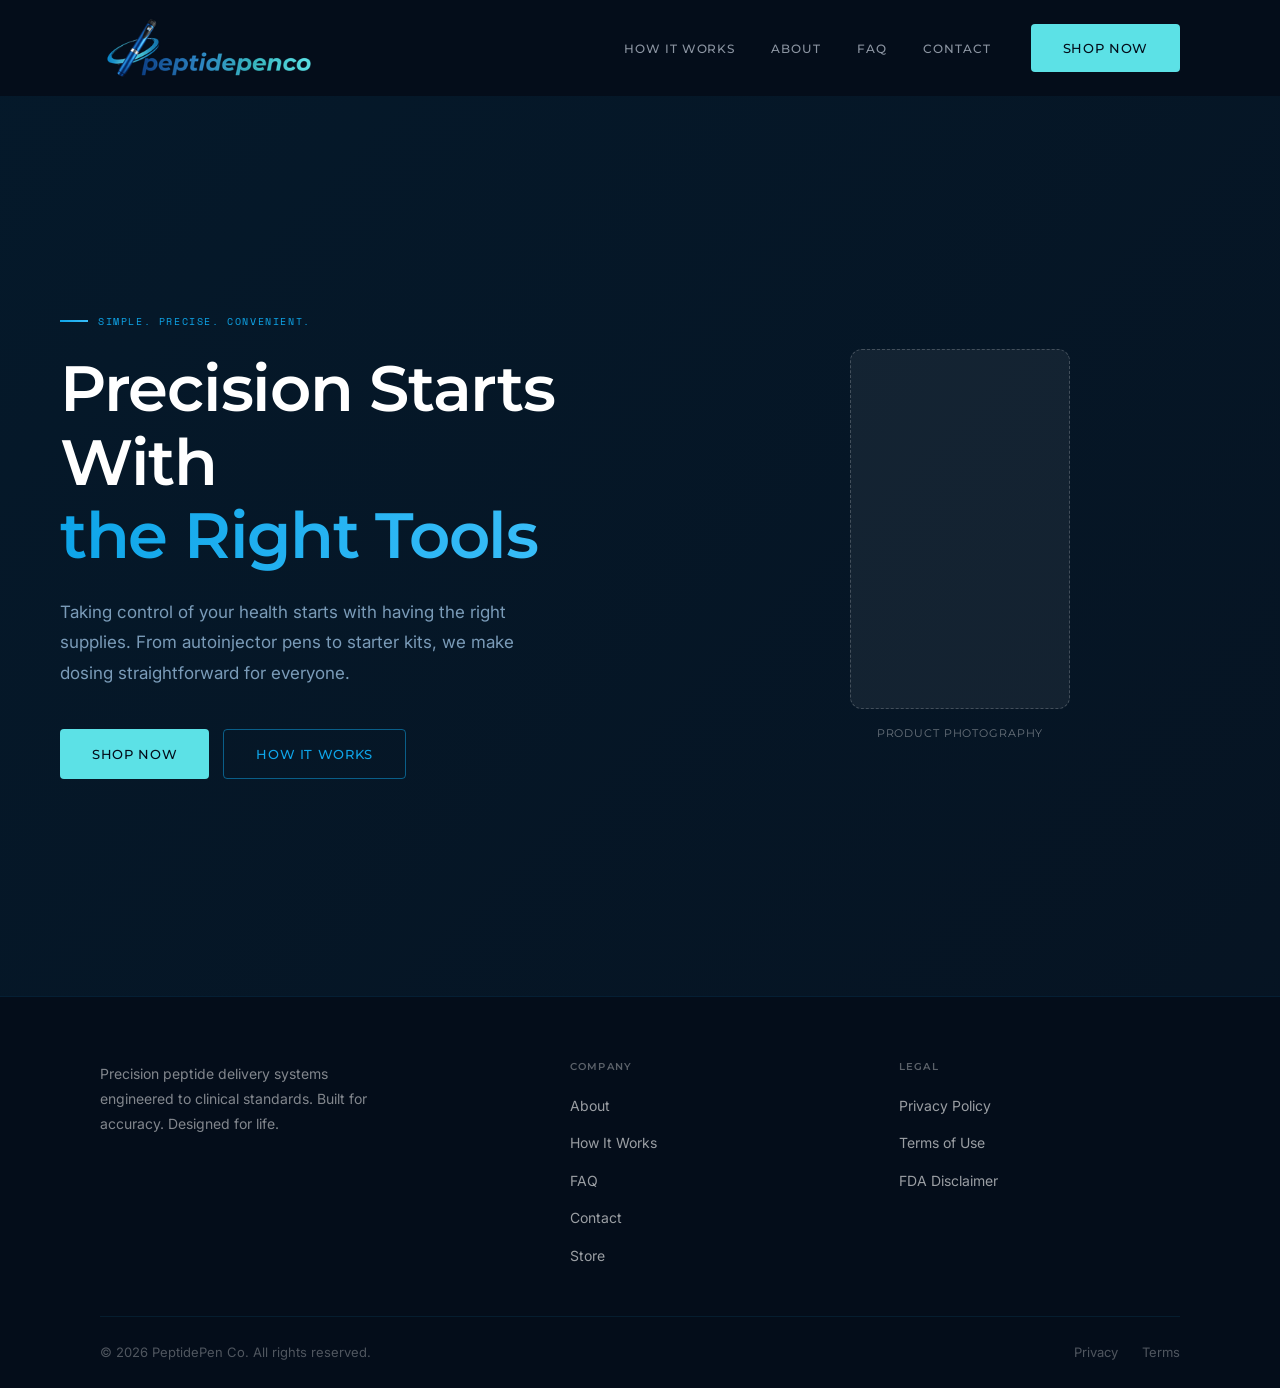
<file: index.html>
<!DOCTYPE html>
<html lang="en">
<head>
  <meta charset="UTF-8">
  <meta name="viewport" content="width=device-width, initial-scale=1.0">
  <title>PeptidePen Co. — Precision Peptide Delivery Systems</title>
  <meta name="description" content="Clinical-grade peptide delivery systems engineered for precision. Shop PeptidePen autoinjector pens and starter kits for subcutaneous peptide administration.">
  <meta name="robots" content="index, follow, max-snippet:-1, max-image-preview:large, max-video-preview:-1">
  <link rel="canonical" href="https://peptidepenco.com/">

  <!-- Open Graph -->
  <meta property="og:type" content="website">
  <meta property="og:url" content="https://peptidepenco.com/">
  <meta property="og:title" content="PeptidePen Co. — Precision Peptide Delivery Systems">
  <meta property="og:description" content="Clinical-grade peptide delivery systems engineered for precision. Shop PeptidePen autoinjector pens and starter kits for subcutaneous peptide administration.">
  <meta property="og:image" content="https://peptidepenco.com/assets/logo3.png">
  <meta property="og:site_name" content="PeptidePen Co.">

  <!-- Twitter Card -->
  <meta name="twitter:card" content="summary_large_image">
  <meta name="twitter:title" content="PeptidePen Co. — Precision Peptide Delivery Systems">
  <meta name="twitter:description" content="Clinical-grade peptide delivery systems engineered for precision. Shop PeptidePen autoinjector pens and starter kits for subcutaneous peptide administration.">
  <meta name="twitter:image" content="https://peptidepenco.com/assets/logo3.png">

  <!-- Structured Data -->
  <script type="application/ld+json">
  {
    "@context": "https://schema.org",
    "@type": "Organization",
    "name": "PeptidePen Co.",
    "url": "https://peptidepenco.com",
    "logo": "https://peptidepenco.com/assets/logo3.png",
    "description": "Clinical-grade precision peptide delivery systems engineered for subcutaneous administration.",
    "sameAs": ["https://peptidepenco-2.myshopify.com"]
  }
  </script>
  <script type="application/ld+json">
  {
    "@context": "https://schema.org",
    "@type": "WebSite",
    "name": "PeptidePen Co.",
    "url": "https://peptidepenco.com"
  }
  </script>

  <link rel="preconnect" href="https://fonts.googleapis.com">
  <link rel="preconnect" href="https://fonts.gstatic.com" crossorigin>
  <link href="https://fonts.googleapis.com/css2?family=Inter:wght@300;400;500&family=Montserrat:ital,wght@0,400;0,500;0,600;1,600&family=Space+Mono:wght@400;700&display=swap" rel="stylesheet">

  <link rel="stylesheet" href="css/styles.css?v=3">
</head>
<body>

  <!-- ── NAV ── -->
  <nav class="nav" id="nav">
    <div class="container">
      <div class="nav-inner">
        <a href="index.html" class="nav-logo"><img src="assets/logo3.png" alt="PeptidePen Co."></a>

        <ul class="nav-links">
          <li><a href="how-it-works.html">How It Works</a></li>
          <li><a href="about.html">About</a></li>
          <li><a href="faq.html">FAQ</a></li>
          <li><a href="contact.html">Contact</a></li>
        </ul>

        <a href="https://peptidepenco-2.myshopify.com" class="btn btn-primary nav-cta">Shop Now</a>

        <button class="nav-toggle" aria-label="Open navigation menu" aria-expanded="false">
          <span></span>
          <span></span>
          <span></span>
        </button>
      </div>

      <div class="nav-mobile-panel" id="navPanel">
        <ul class="nav-mobile-links">
          <li><a href="how-it-works.html">How It Works</a></li>
          <li><a href="about.html">About</a></li>
          <li><a href="faq.html">FAQ</a></li>
          <li><a href="contact.html">Contact</a></li>
        </ul>
        <a href="https://peptidepenco-2.myshopify.com" class="btn btn-primary btn-full">Shop Now</a>
      </div>
    </div>
  </nav>

  <!-- ── HERO ── -->
  <section class="hero">
    <div class="hero-content">
      <p class="hero-eyebrow">Simple. Precise. Convenient.</p>
      <h1>Precision Starts With<br><em>the Right Tools</em></h1>
      <p class="hero-desc">
        Taking control of your health starts with having the right supplies. From autoinjector
        pens to starter kits, we make dosing straightforward for everyone.
      </p>
      <div class="hero-actions">
        <a href="https://peptidepenco-2.myshopify.com" class="btn btn-primary">Shop Now</a>
        <a href="how-it-works.html" class="btn btn-outline">How It Works</a>
      </div>
    </div>

    <div class="hero-visual" id="heroVisual">
      <div class="hero-placeholder">
        <div class="ph-tall"></div>
        Product Photography
      </div>
    </div>
  </section>

  <!-- ── FOOTER ── -->
  <footer class="footer">
    <div class="container">
      <div class="footer-top">
        <div class="footer-brand">
          <p>
            Precision peptide delivery systems engineered to clinical standards.
            Built for accuracy. Designed for life.
          </p>
        </div>

        <div class="footer-col">
          <h4>Company</h4>
          <ul>
            <li><a href="about.html">About</a></li>
            <li><a href="how-it-works.html">How It Works</a></li>
            <li><a href="faq.html">FAQ</a></li>
            <li><a href="contact.html">Contact</a></li>
            <li><a href="https://peptidepenco-2.myshopify.com">Store</a></li>
          </ul>
        </div>

        <div class="footer-col">
          <h4>Legal</h4>
          <ul>
            <li><a href="#">Privacy Policy</a></li>
            <li><a href="#">Terms of Use</a></li>
            <li><a href="#">FDA Disclaimer</a></li>
          </ul>
        </div>
      </div>

      <div class="footer-bottom">
        <p>&copy; 2026 PeptidePen Co. All rights reserved.</p>
        <div class="footer-legal">
          <a href="#">Privacy</a>
          <a href="#">Terms</a>
        </div>
      </div>
    </div>
  </footer>

  <script>
    // ── Shopify Storefront API — homepage featured product ──
    const SHOPIFY_DOMAIN  = 'peptidepenco-2.myshopify.com';
    const STOREFRONT_TOKEN = 'aff81598adbf890c258761da5bab6fb1';

    async function loadFeaturedProduct() {
      const query = `{
        products(first: 1) {
          edges {
            node {
              title
              images(first: 1) {
                edges {
                  node { url altText }
                }
              }
            }
          }
        }
      }`;

      try {
        const res = await fetch(`https://${SHOPIFY_DOMAIN}/api/2024-01/graphql.json`, {
          method: 'POST',
          headers: {
            'Content-Type': 'application/json',
            'X-Shopify-Storefront-Access-Token': STOREFRONT_TOKEN
          },
          body: JSON.stringify({ query })
        });

        const { data } = await res.json();
        const product = data.products.edges[0]?.node;
        if (!product) return;

        const image = product.images.edges[0]?.node;

        // Hero visual
        if (image) {
          document.getElementById('heroVisual').innerHTML =
            `<img src="${image.url}" alt="${image.altText || product.title}" style="width:100%;height:100%;object-fit:cover;border-radius:12px;">`;
        }

      } catch (err) {
        console.error('Shopify fetch error:', err);
      }
    }

    loadFeaturedProduct();
  </script>

  <script>
    const nav    = document.getElementById('nav');
    const toggle = document.querySelector('.nav-toggle');
    const panel  = document.getElementById('navPanel');

    // Add scrolled class when page is scrolled
    window.addEventListener('scroll', () => {
      nav.classList.toggle('scrolled', window.scrollY > 10);
    });

    // Hamburger toggle
    toggle.addEventListener('click', () => {
      const isOpen = panel.classList.toggle('open');
      toggle.classList.toggle('open', isOpen);
      toggle.setAttribute('aria-expanded', isOpen);
    });

    // Close menu when a link is tapped
    panel.querySelectorAll('a').forEach(link => {
      link.addEventListener('click', () => {
        panel.classList.remove('open');
        toggle.classList.remove('open');
        toggle.setAttribute('aria-expanded', 'false');
      });
    });
  </script>

</body>
</html>
</file>
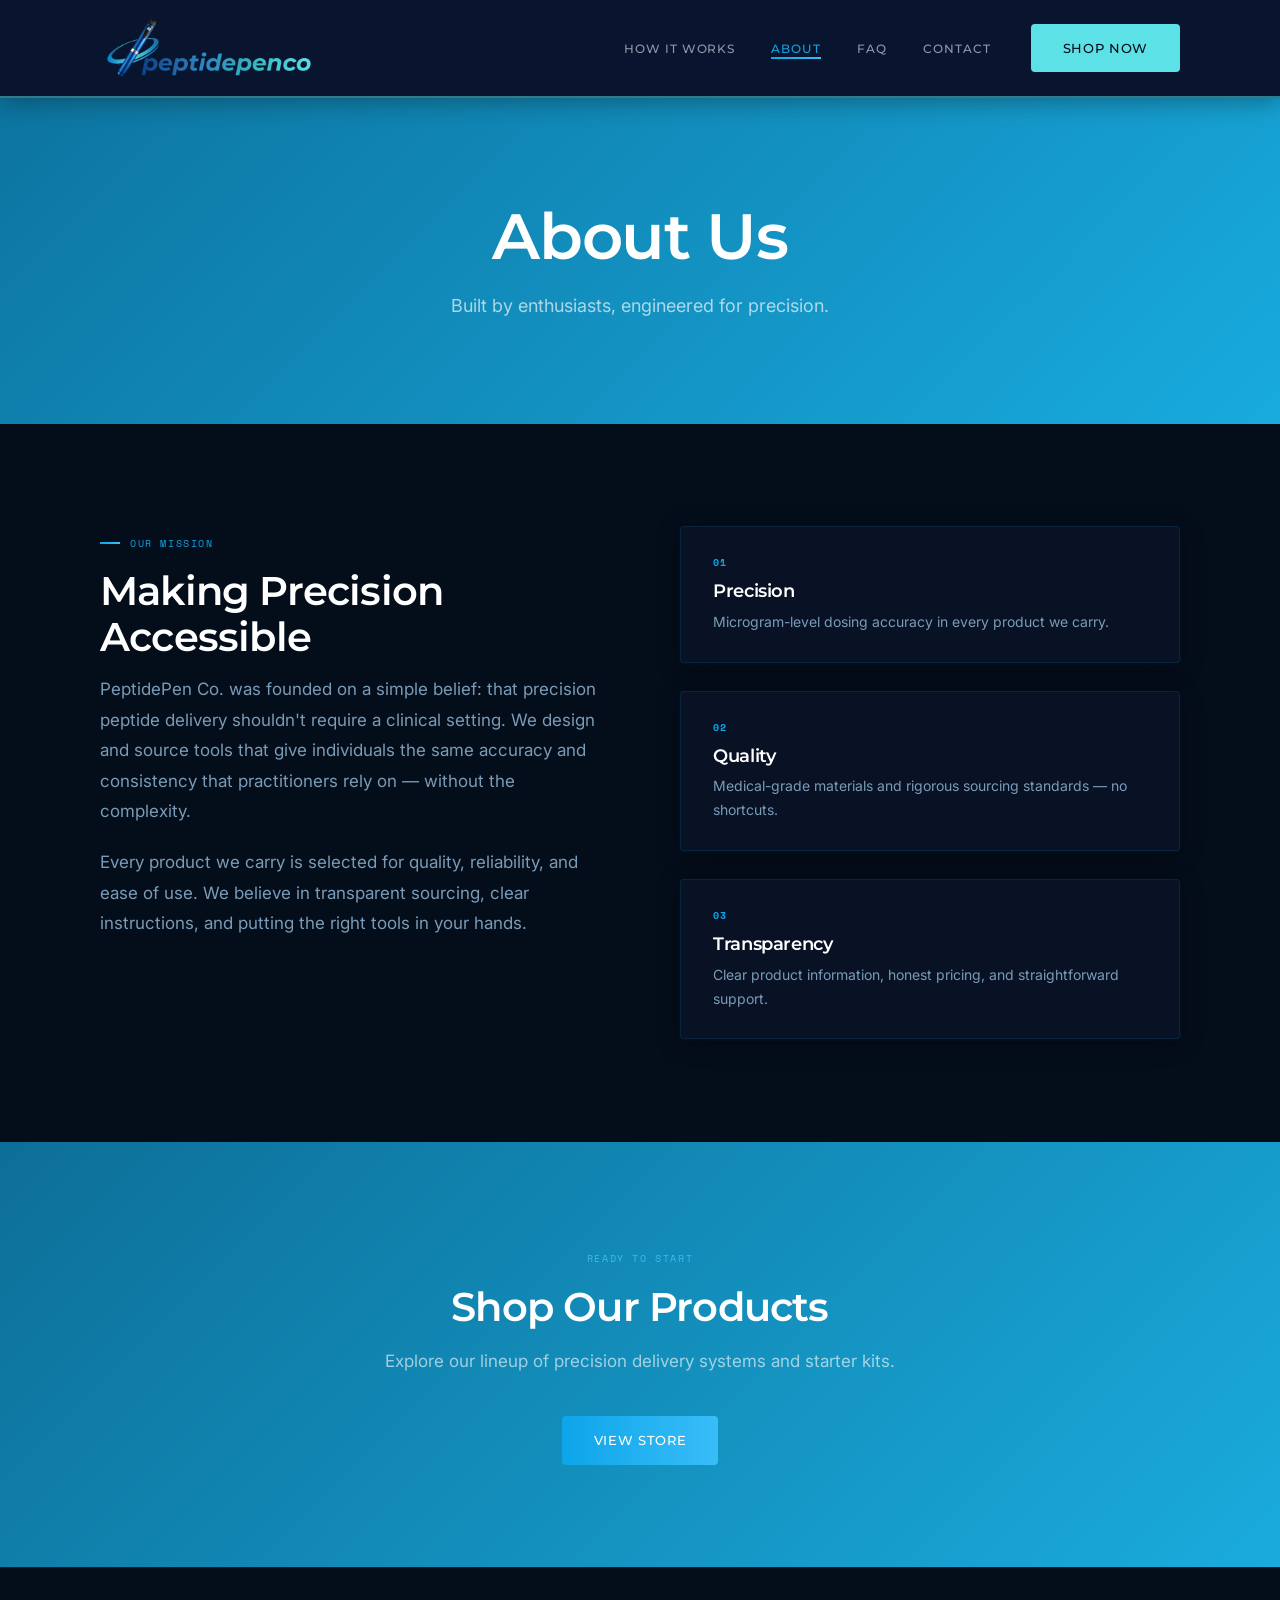
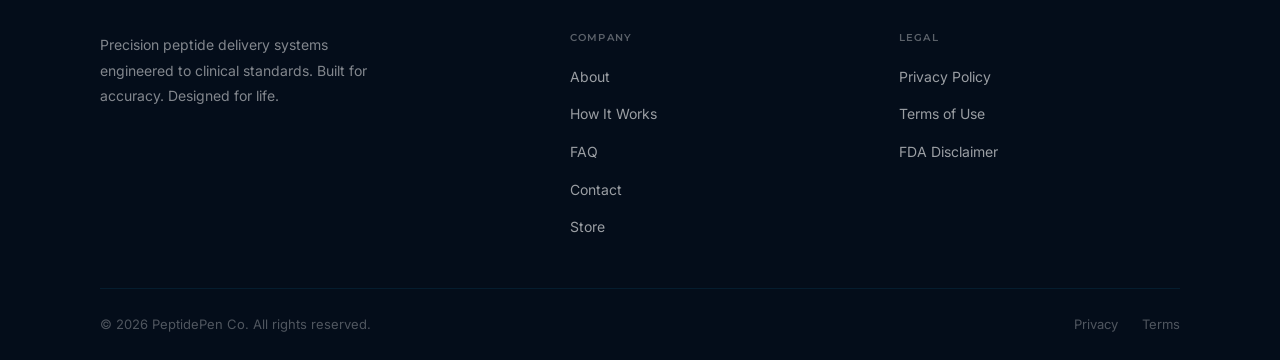
<file: about.html>
<!DOCTYPE html>
<html lang="en">
<head>
  <meta charset="UTF-8">
  <meta name="viewport" content="width=device-width, initial-scale=1.0">
  <title>About PeptidePen Co. — Precision Peptide Delivery Supplier</title>
  <meta name="description" content="Learn about PeptidePen Co., our mission to make precision peptide delivery accessible, and our commitment to quality, transparency, and clinical-grade standards.">
  <meta name="robots" content="index, follow, max-snippet:-1, max-image-preview:large, max-video-preview:-1">
  <link rel="canonical" href="https://peptidepenco.com/about.html">

  <!-- Open Graph -->
  <meta property="og:type" content="website">
  <meta property="og:url" content="https://peptidepenco.com/about.html">
  <meta property="og:title" content="About PeptidePen Co. — Precision Peptide Delivery Supplier">
  <meta property="og:description" content="Learn about PeptidePen Co., our mission to make precision peptide delivery accessible, and our commitment to quality, transparency, and clinical-grade standards.">
  <meta property="og:image" content="https://peptidepenco.com/assets/logo3.png">
  <meta property="og:site_name" content="PeptidePen Co.">

  <!-- Twitter Card -->
  <meta name="twitter:card" content="summary_large_image">
  <meta name="twitter:title" content="About PeptidePen Co. — Precision Peptide Delivery Supplier">
  <meta name="twitter:description" content="Learn about PeptidePen Co., our mission to make precision peptide delivery accessible, and our commitment to quality, transparency, and clinical-grade standards.">
  <meta name="twitter:image" content="https://peptidepenco.com/assets/logo3.png">

  <!-- Structured Data -->
  <script type="application/ld+json">
  {
    "@context": "https://schema.org",
    "@type": "Organization",
    "name": "PeptidePen Co.",
    "url": "https://peptidepenco.com",
    "logo": "https://peptidepenco.com/assets/logo3.png",
    "description": "Clinical-grade precision peptide delivery systems engineered for subcutaneous administration.",
    "sameAs": ["https://peptidepenco-2.myshopify.com"]
  }
  </script>

  <link rel="preconnect" href="https://fonts.googleapis.com">
  <link rel="preconnect" href="https://fonts.gstatic.com" crossorigin>
  <link href="https://fonts.googleapis.com/css2?family=Inter:wght@300;400;500&family=Montserrat:ital,wght@0,400;0,500;0,600;1,600&family=Space+Mono:wght@400;700&display=swap" rel="stylesheet">

  <link rel="stylesheet" href="css/styles.css?v=3">
</head>
<body>

  <!-- ── NAV ── -->
  <nav class="nav scrolled" id="nav">
    <div class="container">
      <div class="nav-inner">
        <a href="index.html" class="nav-logo"><img src="assets/logo3.png" alt="PeptidePen Co."></a>

        <ul class="nav-links">
          <li><a href="how-it-works.html">How It Works</a></li>
          <li><a href="about.html" class="active">About</a></li>
          <li><a href="faq.html">FAQ</a></li>
          <li><a href="contact.html">Contact</a></li>
        </ul>

        <a href="https://peptidepenco-2.myshopify.com" class="btn btn-primary nav-cta">Shop Now</a>

        <button class="nav-toggle" aria-label="Open navigation menu" aria-expanded="false">
          <span></span>
          <span></span>
          <span></span>
        </button>
      </div>

      <div class="nav-mobile-panel" id="navPanel">
        <ul class="nav-mobile-links">
          <li><a href="how-it-works.html">How It Works</a></li>
          <li><a href="about.html" class="active">About</a></li>
          <li><a href="faq.html">FAQ</a></li>
          <li><a href="contact.html">Contact</a></li>
        </ul>
        <a href="https://peptidepenco-2.myshopify.com" class="btn btn-primary btn-full">Shop Now</a>
      </div>
    </div>
  </nav>

  <!-- ── PAGE HERO ── -->
  <div class="page-hero">
    <div class="container">
      <h1>About Us</h1>
      <p>Built by enthusiasts, engineered for precision.</p>
    </div>
  </div>

  <!-- ── MISSION ── -->
  <section class="section">
    <div class="container">
      <div class="about-grid">
        <div class="about-text">
          <p class="section-eyebrow">Our Mission</p>
          <h2>Making Precision Accessible</h2>
          <p class="section-desc">
            PeptidePen Co. was founded on a simple belief: that precision peptide delivery
            shouldn't require a clinical setting. We design and source tools that give individuals
            the same accuracy and consistency that practitioners rely on — without the complexity.
          </p>
          <p class="section-desc" style="margin-top: 20px;">
            Every product we carry is selected for quality, reliability, and ease of use.
            We believe in transparent sourcing, clear instructions, and putting the right
            tools in your hands.
          </p>
        </div>

        <div class="about-values">
          <div class="value-card">
            <div class="value-number">01</div>
            <h3>Precision</h3>
            <p>Microgram-level dosing accuracy in every product we carry.</p>
          </div>
          <div class="value-card">
            <div class="value-number">02</div>
            <h3>Quality</h3>
            <p>Medical-grade materials and rigorous sourcing standards — no shortcuts.</p>
          </div>
          <div class="value-card">
            <div class="value-number">03</div>
            <h3>Transparency</h3>
            <p>Clear product information, honest pricing, and straightforward support.</p>
          </div>
        </div>
      </div>
    </div>
  </section>

  <!-- ── CTA ── -->
  <div class="cta-band">
    <div class="container">
      <p class="section-eyebrow centered">Ready to Start</p>
      <h2>Shop Our Products</h2>
      <p class="section-desc">
        Explore our lineup of precision delivery systems and starter kits.
      </p>
      <a href="https://peptidepenco-2.myshopify.com" class="btn btn-gradient">View Store</a>
    </div>
  </div>

  <!-- ── FOOTER ── -->
  <footer class="footer">
    <div class="container">
      <div class="footer-top">
        <div class="footer-brand">
          <p>
            Precision peptide delivery systems engineered to clinical standards.
            Built for accuracy. Designed for life.
          </p>
        </div>

        <div class="footer-col">
          <h4>Company</h4>
          <ul>
            <li><a href="about.html">About</a></li>
            <li><a href="how-it-works.html">How It Works</a></li>
            <li><a href="faq.html">FAQ</a></li>
            <li><a href="contact.html">Contact</a></li>
            <li><a href="https://peptidepenco-2.myshopify.com">Store</a></li>
          </ul>
        </div>

        <div class="footer-col">
          <h4>Legal</h4>
          <ul>
            <li><a href="#">Privacy Policy</a></li>
            <li><a href="#">Terms of Use</a></li>
            <li><a href="#">FDA Disclaimer</a></li>
          </ul>
        </div>
      </div>

      <div class="footer-bottom">
        <p>&copy; 2026 PeptidePen Co. All rights reserved.</p>
        <div class="footer-legal">
          <a href="#">Privacy</a>
          <a href="#">Terms</a>
        </div>
      </div>
    </div>
  </footer>

  <script>
    const toggle = document.querySelector('.nav-toggle');
    const panel  = document.getElementById('navPanel');

    toggle.addEventListener('click', () => {
      const isOpen = panel.classList.toggle('open');
      toggle.classList.toggle('open', isOpen);
      toggle.setAttribute('aria-expanded', isOpen);
    });

    panel.querySelectorAll('a').forEach(link => {
      link.addEventListener('click', () => {
        panel.classList.remove('open');
        toggle.classList.remove('open');
        toggle.setAttribute('aria-expanded', 'false');
      });
    });
  </script>
</body>
</html>
</file>
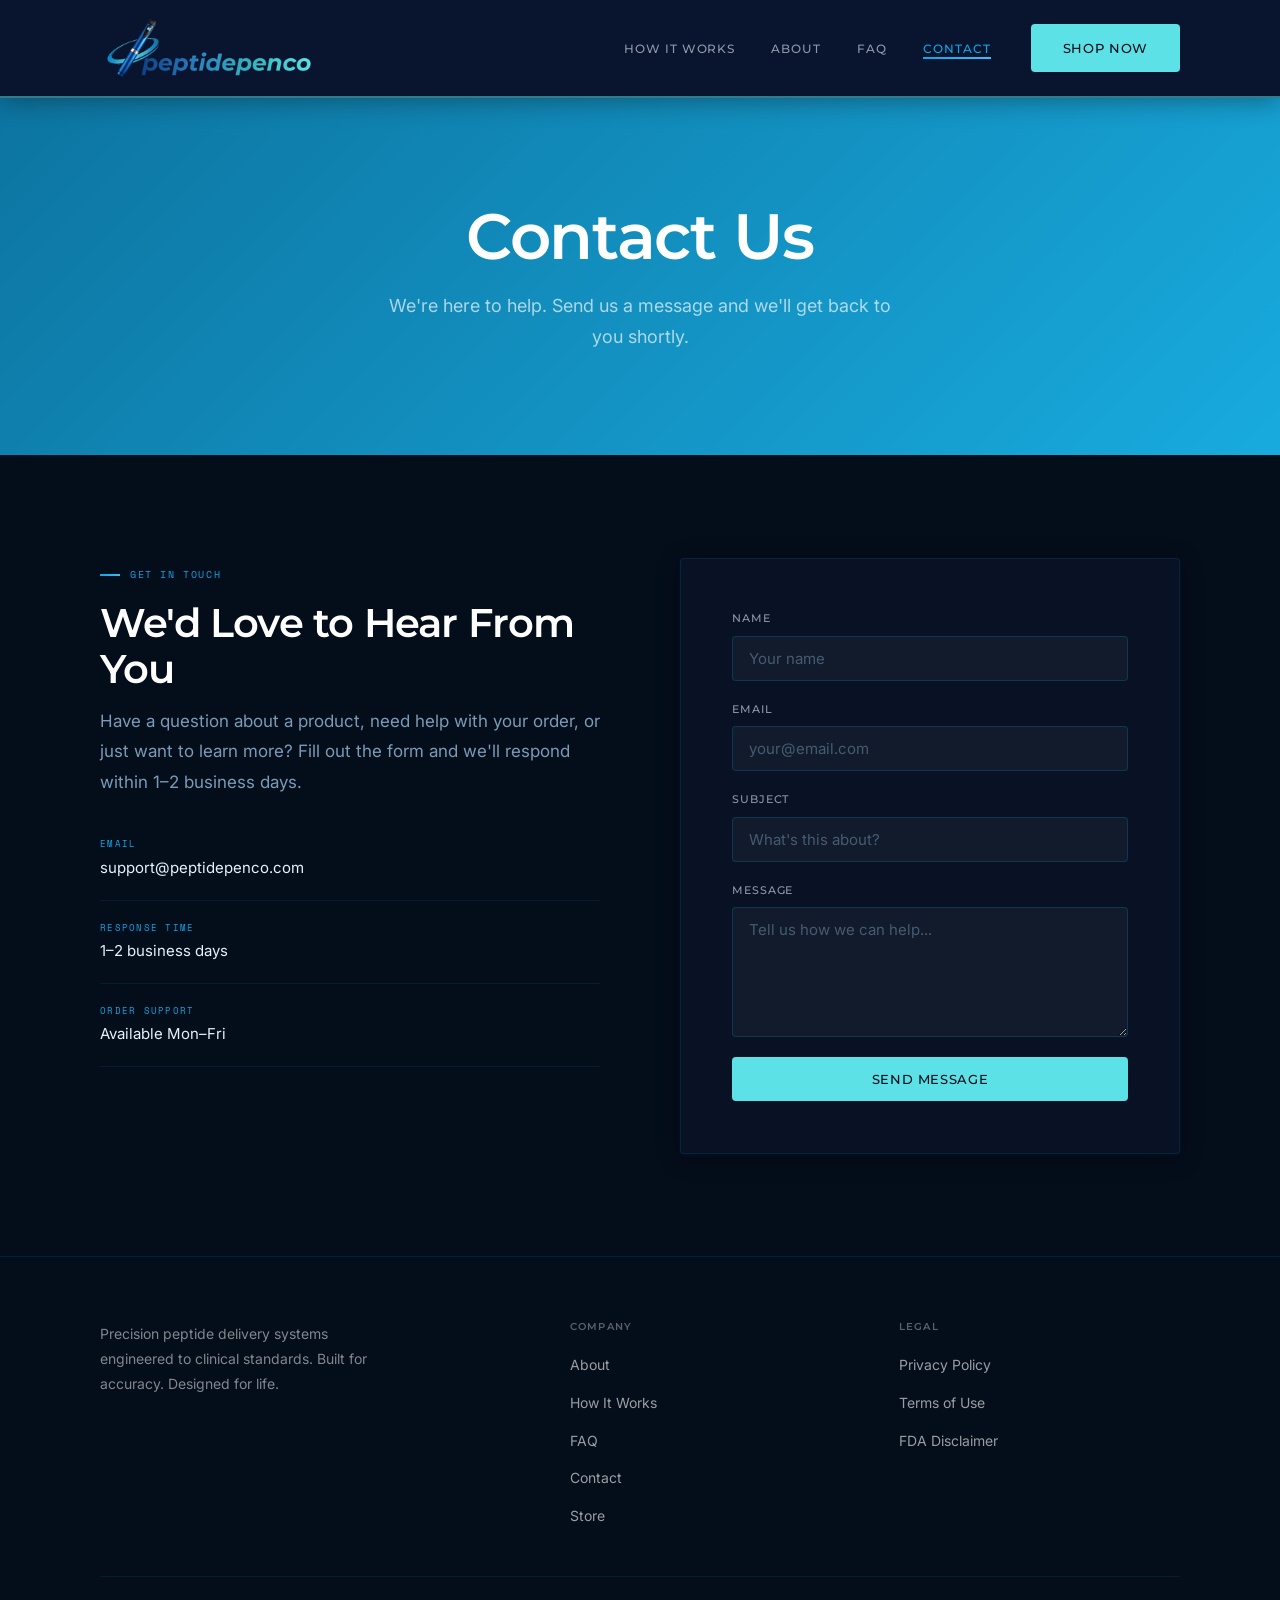
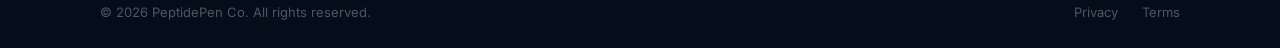
<file: contact.html>
<!DOCTYPE html>
<html lang="en">
<head>
  <meta charset="UTF-8">
  <meta name="viewport" content="width=device-width, initial-scale=1.0">
  <title>Contact PeptidePen Co. — Product Support & Order Inquiries</title>
  <meta name="description" content="Get in touch with PeptidePen Co. for product questions, order support, or general inquiries. Our team is ready to help with your peptide delivery needs.">
  <meta name="robots" content="index, follow, max-snippet:-1, max-image-preview:large, max-video-preview:-1">
  <link rel="canonical" href="https://peptidepenco.com/contact.html">

  <!-- Open Graph -->
  <meta property="og:type" content="website">
  <meta property="og:url" content="https://peptidepenco.com/contact.html">
  <meta property="og:title" content="Contact PeptidePen Co. — Product Support & Order Inquiries">
  <meta property="og:description" content="Get in touch with PeptidePen Co. for product questions, order support, or general inquiries. Our team is ready to help with your peptide delivery needs.">
  <meta property="og:image" content="https://peptidepenco.com/assets/logo3.png">
  <meta property="og:site_name" content="PeptidePen Co.">

  <!-- Twitter Card -->
  <meta name="twitter:card" content="summary_large_image">
  <meta name="twitter:title" content="Contact PeptidePen Co. — Product Support & Order Inquiries">
  <meta name="twitter:description" content="Get in touch with PeptidePen Co. for product questions, order support, or general inquiries. Our team is ready to help with your peptide delivery needs.">
  <meta name="twitter:image" content="https://peptidepenco.com/assets/logo3.png">

  <!-- Structured Data -->
  <script type="application/ld+json">
  {
    "@context": "https://schema.org",
    "@type": "Organization",
    "name": "PeptidePen Co.",
    "url": "https://peptidepenco.com",
    "logo": "https://peptidepenco.com/assets/logo3.png",
    "contactPoint": {
      "@type": "ContactPoint",
      "contactType": "customer support",
      "url": "https://peptidepenco.com/contact.html",
      "availableLanguage": "English"
    }
  }
  </script>

  <link rel="preconnect" href="https://fonts.googleapis.com">
  <link rel="preconnect" href="https://fonts.gstatic.com" crossorigin>
  <link href="https://fonts.googleapis.com/css2?family=Inter:wght@300;400;500&family=Montserrat:ital,wght@0,400;0,500;0,600;1,600&family=Space+Mono:wght@400;700&display=swap" rel="stylesheet">

  <link rel="stylesheet" href="css/styles.css?v=3">
</head>
<body>

  <!-- ── NAV ── -->
  <nav class="nav scrolled" id="nav">
    <div class="container">
      <div class="nav-inner">
        <a href="index.html" class="nav-logo"><img src="assets/logo3.png" alt="PeptidePen Co."></a>

        <ul class="nav-links">
          <li><a href="how-it-works.html">How It Works</a></li>
          <li><a href="about.html">About</a></li>
          <li><a href="faq.html">FAQ</a></li>
          <li><a href="contact.html" class="active">Contact</a></li>
        </ul>

        <a href="https://peptidepenco-2.myshopify.com" class="btn btn-primary nav-cta">Shop Now</a>

        <button class="nav-toggle" aria-label="Open navigation menu" aria-expanded="false">
          <span></span>
          <span></span>
          <span></span>
        </button>
      </div>

      <div class="nav-mobile-panel" id="navPanel">
        <ul class="nav-mobile-links">
          <li><a href="how-it-works.html">How It Works</a></li>
          <li><a href="about.html">About</a></li>
          <li><a href="faq.html">FAQ</a></li>
          <li><a href="contact.html" class="active">Contact</a></li>
        </ul>
        <a href="https://peptidepenco-2.myshopify.com" class="btn btn-primary btn-full">Shop Now</a>
      </div>
    </div>
  </nav>

  <!-- ── PAGE HERO ── -->
  <div class="page-hero">
    <div class="container">
      <h1>Contact Us</h1>
      <p>We're here to help. Send us a message and we'll get back to you shortly.</p>
    </div>
  </div>

  <!-- ── CONTACT ── -->
  <section class="section">
    <div class="container">
      <div class="contact-grid">

        <div class="contact-info">
          <p class="section-eyebrow">Get In Touch</p>
          <h2>We'd Love to Hear From You</h2>
          <p class="section-desc">
            Have a question about a product, need help with your order, or just want
            to learn more? Fill out the form and we'll respond within 1–2 business days.
          </p>

          <div class="contact-details">
            <div class="contact-detail-item">
              <span class="contact-detail-label">Email</span>
              <span class="contact-detail-value">support@peptidepenco.com</span>
            </div>
            <div class="contact-detail-item">
              <span class="contact-detail-label">Response Time</span>
              <span class="contact-detail-value">1–2 business days</span>
            </div>
            <div class="contact-detail-item">
              <span class="contact-detail-label">Order Support</span>
              <span class="contact-detail-value">Available Mon–Fri</span>
            </div>
          </div>
        </div>

        <form class="contact-form" action="#" method="POST">
          <div class="form-group">
            <label class="form-label" for="name">Name</label>
            <input class="form-input" type="text" id="name" name="name" placeholder="Your name" required>
          </div>

          <div class="form-group">
            <label class="form-label" for="email">Email</label>
            <input class="form-input" type="email" id="email" name="email" placeholder="your@email.com" required>
          </div>

          <div class="form-group">
            <label class="form-label" for="subject">Subject</label>
            <input class="form-input" type="text" id="subject" name="subject" placeholder="What's this about?">
          </div>

          <div class="form-group">
            <label class="form-label" for="message">Message</label>
            <textarea class="form-input form-textarea" id="message" name="message" placeholder="Tell us how we can help..." required></textarea>
          </div>

          <button type="submit" class="btn btn-primary" style="width: 100%;">Send Message</button>
        </form>

      </div>
    </div>
  </section>

  <!-- ── FOOTER ── -->
  <footer class="footer">
    <div class="container">
      <div class="footer-top">
        <div class="footer-brand">
          <p>
            Precision peptide delivery systems engineered to clinical standards.
            Built for accuracy. Designed for life.
          </p>
        </div>

        <div class="footer-col">
          <h4>Company</h4>
          <ul>
            <li><a href="about.html">About</a></li>
            <li><a href="how-it-works.html">How It Works</a></li>
            <li><a href="faq.html">FAQ</a></li>
            <li><a href="contact.html">Contact</a></li>
            <li><a href="https://peptidepenco-2.myshopify.com">Store</a></li>
          </ul>
        </div>

        <div class="footer-col">
          <h4>Legal</h4>
          <ul>
            <li><a href="#">Privacy Policy</a></li>
            <li><a href="#">Terms of Use</a></li>
            <li><a href="#">FDA Disclaimer</a></li>
          </ul>
        </div>
      </div>

      <div class="footer-bottom">
        <p>&copy; 2026 PeptidePen Co. All rights reserved.</p>
        <div class="footer-legal">
          <a href="#">Privacy</a>
          <a href="#">Terms</a>
        </div>
      </div>
    </div>
  </footer>

  <script>
    const toggle = document.querySelector('.nav-toggle');
    const panel  = document.getElementById('navPanel');

    toggle.addEventListener('click', () => {
      const isOpen = panel.classList.toggle('open');
      toggle.classList.toggle('open', isOpen);
      toggle.setAttribute('aria-expanded', isOpen);
    });

    panel.querySelectorAll('a').forEach(link => {
      link.addEventListener('click', () => {
        panel.classList.remove('open');
        toggle.classList.remove('open');
        toggle.setAttribute('aria-expanded', 'false');
      });
    });
  </script>
</body>
</html>
</file>
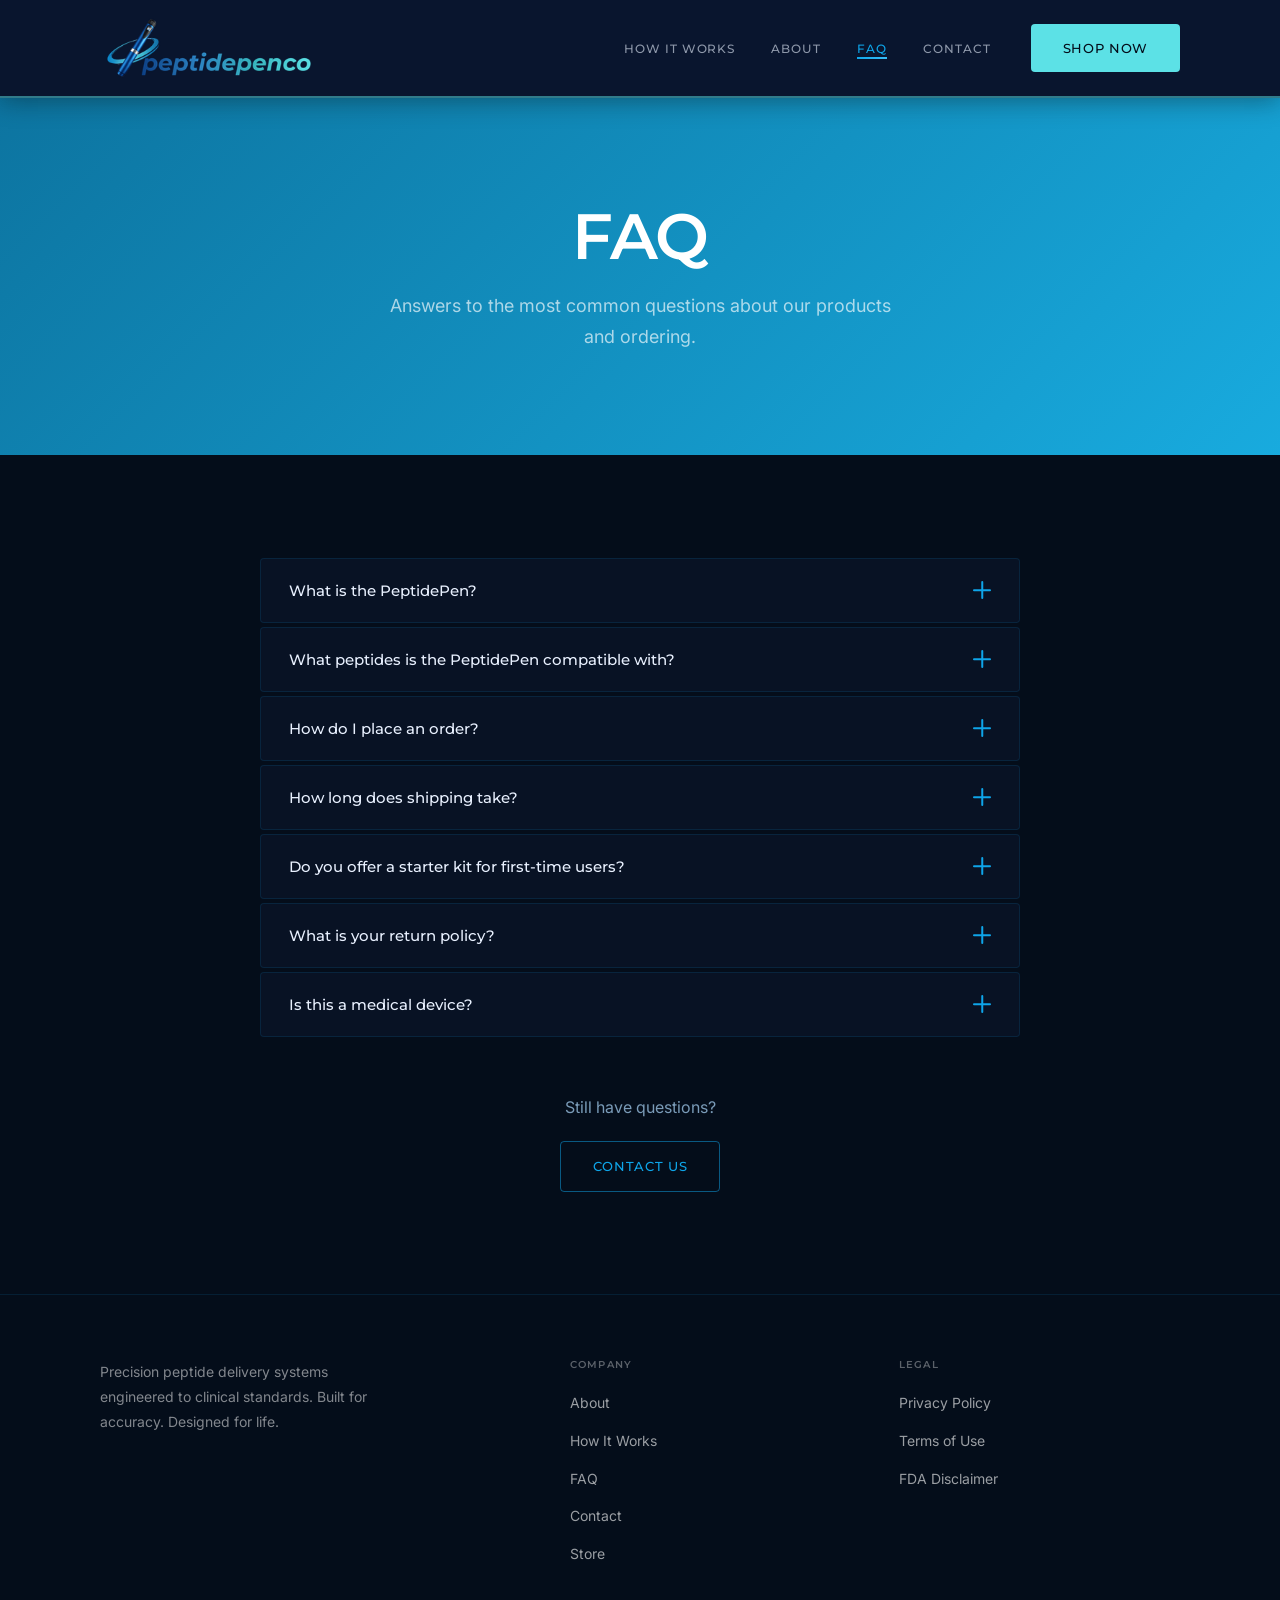
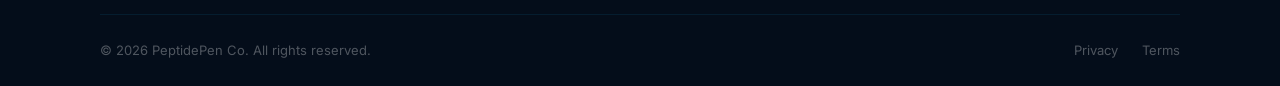
<file: faq.html>
<!DOCTYPE html>
<html lang="en">
<head>
  <meta charset="UTF-8">
  <meta name="viewport" content="width=device-width, initial-scale=1.0">
  <title>FAQ — PeptidePen Co. Peptide Delivery Questions Answered</title>
  <meta name="description" content="Frequently asked questions about PeptidePen Co. products, ordering, shipping, and subcutaneous peptide delivery. Get the answers you need before you buy.">
  <meta name="robots" content="index, follow, max-snippet:-1, max-image-preview:large, max-video-preview:-1">
  <link rel="canonical" href="https://peptidepenco.com/faq.html">

  <!-- Open Graph -->
  <meta property="og:type" content="website">
  <meta property="og:url" content="https://peptidepenco.com/faq.html">
  <meta property="og:title" content="FAQ — PeptidePen Co. Peptide Delivery Questions Answered">
  <meta property="og:description" content="Frequently asked questions about PeptidePen Co. products, ordering, shipping, and subcutaneous peptide delivery. Get the answers you need before you buy.">
  <meta property="og:image" content="https://peptidepenco.com/assets/logo3.png">
  <meta property="og:site_name" content="PeptidePen Co.">

  <!-- Twitter Card -->
  <meta name="twitter:card" content="summary_large_image">
  <meta name="twitter:title" content="FAQ — PeptidePen Co. Peptide Delivery Questions Answered">
  <meta name="twitter:description" content="Frequently asked questions about PeptidePen Co. products, ordering, shipping, and subcutaneous peptide delivery. Get the answers you need before you buy.">
  <meta name="twitter:image" content="https://peptidepenco.com/assets/logo3.png">

  <!-- Structured Data: FAQPage for rich snippets -->
  <script type="application/ld+json">
  {
    "@context": "https://schema.org",
    "@type": "FAQPage",
    "mainEntity": [
      {
        "@type": "Question",
        "name": "What is the PeptidePen?",
        "acceptedAnswer": {
          "@type": "Answer",
          "text": "The PeptidePen is a precision autoinjector designed for subcutaneous peptide administration. It features a calibrated dosing dial, ultra-fine needle tips, and medical-grade materials — giving you clinical-level accuracy at home."
        }
      },
      {
        "@type": "Question",
        "name": "What peptides is the PeptidePen compatible with?",
        "acceptedAnswer": {
          "@type": "Answer",
          "text": "The PeptidePen is compatible with most subcutaneous peptide compounds including GLP-1 agonists, BPC-157, TB-500, CJC-1295, and others. Always consult a healthcare professional before beginning any peptide protocol."
        }
      },
      {
        "@type": "Question",
        "name": "How do I place an order?",
        "acceptedAnswer": {
          "@type": "Answer",
          "text": "All orders are processed through our secure Shopify store. Click any Shop Now or Buy Now button on the site to be taken directly to checkout. We accept major credit cards and other standard payment methods."
        }
      },
      {
        "@type": "Question",
        "name": "How long does shipping take?",
        "acceptedAnswer": {
          "@type": "Answer",
          "text": "Standard shipping typically takes 3–7 business days. Expedited options are available at checkout. All orders are shipped discreetly with tracking provided via email."
        }
      },
      {
        "@type": "Question",
        "name": "Do you offer a starter kit for first-time users?",
        "acceptedAnswer": {
          "@type": "Answer",
          "text": "Yes. Our Starter Kit includes the PeptidePen Pro, replacement cartridges, needle tips, and a full setup guide. It's the best option if you're new to peptide administration."
        }
      },
      {
        "@type": "Question",
        "name": "What is your return policy?",
        "acceptedAnswer": {
          "@type": "Answer",
          "text": "We accept returns on unopened, unused products within 30 days of delivery. If you received a defective item, contact us via our contact page and we'll make it right."
        }
      },
      {
        "@type": "Question",
        "name": "Is this a medical device?",
        "acceptedAnswer": {
          "@type": "Answer",
          "text": "Our products are sold as research and general-use delivery tools. They are not FDA-cleared medical devices. PeptidePen Co. does not provide medical advice. Always consult a licensed healthcare provider before using any peptide compound."
        }
      }
    ]
  }
  </script>

  <link rel="preconnect" href="https://fonts.googleapis.com">
  <link rel="preconnect" href="https://fonts.gstatic.com" crossorigin>
  <link href="https://fonts.googleapis.com/css2?family=Inter:wght@300;400;500&family=Montserrat:ital,wght@0,400;0,500;0,600;1,600&family=Space+Mono:wght@400;700&display=swap" rel="stylesheet">

  <link rel="stylesheet" href="css/styles.css?v=3">
</head>
<body>

  <!-- ── NAV ── -->
  <nav class="nav scrolled" id="nav">
    <div class="container">
      <div class="nav-inner">
        <a href="index.html" class="nav-logo"><img src="assets/logo3.png" alt="PeptidePen Co."></a>

        <ul class="nav-links">
          <li><a href="how-it-works.html">How It Works</a></li>
          <li><a href="about.html">About</a></li>
          <li><a href="faq.html" class="active">FAQ</a></li>
          <li><a href="contact.html">Contact</a></li>
        </ul>

        <a href="https://peptidepenco-2.myshopify.com" class="btn btn-primary nav-cta">Shop Now</a>

        <button class="nav-toggle" aria-label="Open navigation menu" aria-expanded="false">
          <span></span>
          <span></span>
          <span></span>
        </button>
      </div>

      <div class="nav-mobile-panel" id="navPanel">
        <ul class="nav-mobile-links">
          <li><a href="how-it-works.html">How It Works</a></li>
          <li><a href="about.html">About</a></li>
          <li><a href="faq.html" class="active">FAQ</a></li>
          <li><a href="contact.html">Contact</a></li>
        </ul>
        <a href="https://peptidepenco-2.myshopify.com" class="btn btn-primary btn-full">Shop Now</a>
      </div>
    </div>
  </nav>

  <!-- ── PAGE HERO ── -->
  <div class="page-hero">
    <div class="container">
      <h1>FAQ</h1>
      <p>Answers to the most common questions about our products and ordering.</p>
    </div>
  </div>

  <!-- ── FAQ LIST ── -->
  <section class="section">
    <div class="container">
      <div class="faq-list">

        <div class="faq-item">
          <button class="faq-question" aria-expanded="false">
            What is the PeptidePen?
            <span class="faq-icon"></span>
          </button>
          <div class="faq-answer">
            <p>
              The PeptidePen is a precision autoinjector designed for subcutaneous peptide
              administration. It features a calibrated dosing dial, ultra-fine needle tips,
              and medical-grade materials — giving you clinical-level accuracy at home.
            </p>
          </div>
        </div>

        <div class="faq-item">
          <button class="faq-question" aria-expanded="false">
            What peptides is the PeptidePen compatible with?
            <span class="faq-icon"></span>
          </button>
          <div class="faq-answer">
            <p>
              The PeptidePen is compatible with most subcutaneous peptide compounds including
              GLP-1 agonists, BPC-157, TB-500, CJC-1295, and others. Always consult a
              healthcare professional before beginning any peptide protocol.
            </p>
          </div>
        </div>

        <div class="faq-item">
          <button class="faq-question" aria-expanded="false">
            How do I place an order?
            <span class="faq-icon"></span>
          </button>
          <div class="faq-answer">
            <p>
              All orders are processed through our secure Shopify store. Click any "Shop Now"
              or "Buy Now" button on the site to be taken directly to checkout. We accept
              major credit cards and other standard payment methods.
            </p>
          </div>
        </div>

        <div class="faq-item">
          <button class="faq-question" aria-expanded="false">
            How long does shipping take?
            <span class="faq-icon"></span>
          </button>
          <div class="faq-answer">
            <p>
              Standard shipping typically takes 3–7 business days. Expedited options are
              available at checkout. All orders are shipped discreetly with tracking provided
              via email.
            </p>
          </div>
        </div>

        <div class="faq-item">
          <button class="faq-question" aria-expanded="false">
            Do you offer a starter kit for first-time users?
            <span class="faq-icon"></span>
          </button>
          <div class="faq-answer">
            <p>
              Yes. Our Starter Kit includes the PeptidePen Pro, replacement cartridges, needle
              tips, and a full setup guide. It's the best option if you're new to peptide
              administration.
            </p>
          </div>
        </div>

        <div class="faq-item">
          <button class="faq-question" aria-expanded="false">
            What is your return policy?
            <span class="faq-icon"></span>
          </button>
          <div class="faq-answer">
            <p>
              We accept returns on unopened, unused products within 30 days of delivery.
              If you received a defective item, contact us at
              <a href="contact.html">our contact page</a> and we'll make it right.
            </p>
          </div>
        </div>

        <div class="faq-item">
          <button class="faq-question" aria-expanded="false">
            Is this a medical device?
            <span class="faq-icon"></span>
          </button>
          <div class="faq-answer">
            <p>
              Our products are sold as research and general-use delivery tools. They are not
              FDA-cleared medical devices. PeptidePen Co. does not provide medical advice.
              Always consult a licensed healthcare provider before using any peptide compound.
            </p>
          </div>
        </div>

      </div>

      <div style="text-align: center; margin-top: 56px;">
        <p style="color: var(--gray); margin-bottom: 20px;">Still have questions?</p>
        <a href="contact.html" class="btn btn-outline">Contact Us</a>
      </div>
    </div>
  </section>

  <!-- ── FOOTER ── -->
  <footer class="footer">
    <div class="container">
      <div class="footer-top">
        <div class="footer-brand">
          <p>
            Precision peptide delivery systems engineered to clinical standards.
            Built for accuracy. Designed for life.
          </p>
        </div>

        <div class="footer-col">
          <h4>Company</h4>
          <ul>
            <li><a href="about.html">About</a></li>
            <li><a href="how-it-works.html">How It Works</a></li>
            <li><a href="faq.html">FAQ</a></li>
            <li><a href="contact.html">Contact</a></li>
            <li><a href="https://peptidepenco-2.myshopify.com">Store</a></li>
          </ul>
        </div>

        <div class="footer-col">
          <h4>Legal</h4>
          <ul>
            <li><a href="#">Privacy Policy</a></li>
            <li><a href="#">Terms of Use</a></li>
            <li><a href="#">FDA Disclaimer</a></li>
          </ul>
        </div>
      </div>

      <div class="footer-bottom">
        <p>&copy; 2026 PeptidePen Co. All rights reserved.</p>
        <div class="footer-legal">
          <a href="#">Privacy</a>
          <a href="#">Terms</a>
        </div>
      </div>
    </div>
  </footer>

  <script>
    const toggle = document.querySelector('.nav-toggle');
    const panel  = document.getElementById('navPanel');

    toggle.addEventListener('click', () => {
      const isOpen = panel.classList.toggle('open');
      toggle.classList.toggle('open', isOpen);
      toggle.setAttribute('aria-expanded', isOpen);
    });

    panel.querySelectorAll('a').forEach(link => {
      link.addEventListener('click', () => {
        panel.classList.remove('open');
        toggle.classList.remove('open');
        toggle.setAttribute('aria-expanded', 'false');
      });
    });

    // FAQ accordion
    document.querySelectorAll('.faq-question').forEach(btn => {
      btn.addEventListener('click', () => {
        const item = btn.closest('.faq-item');
        const isOpen = item.classList.contains('open');
        document.querySelectorAll('.faq-item.open').forEach(el => {
          el.classList.remove('open');
          el.querySelector('.faq-question').setAttribute('aria-expanded', 'false');
        });
        if (!isOpen) {
          item.classList.add('open');
          btn.setAttribute('aria-expanded', 'true');
        }
      });
    });
  </script>
</body>
</html>
</file>
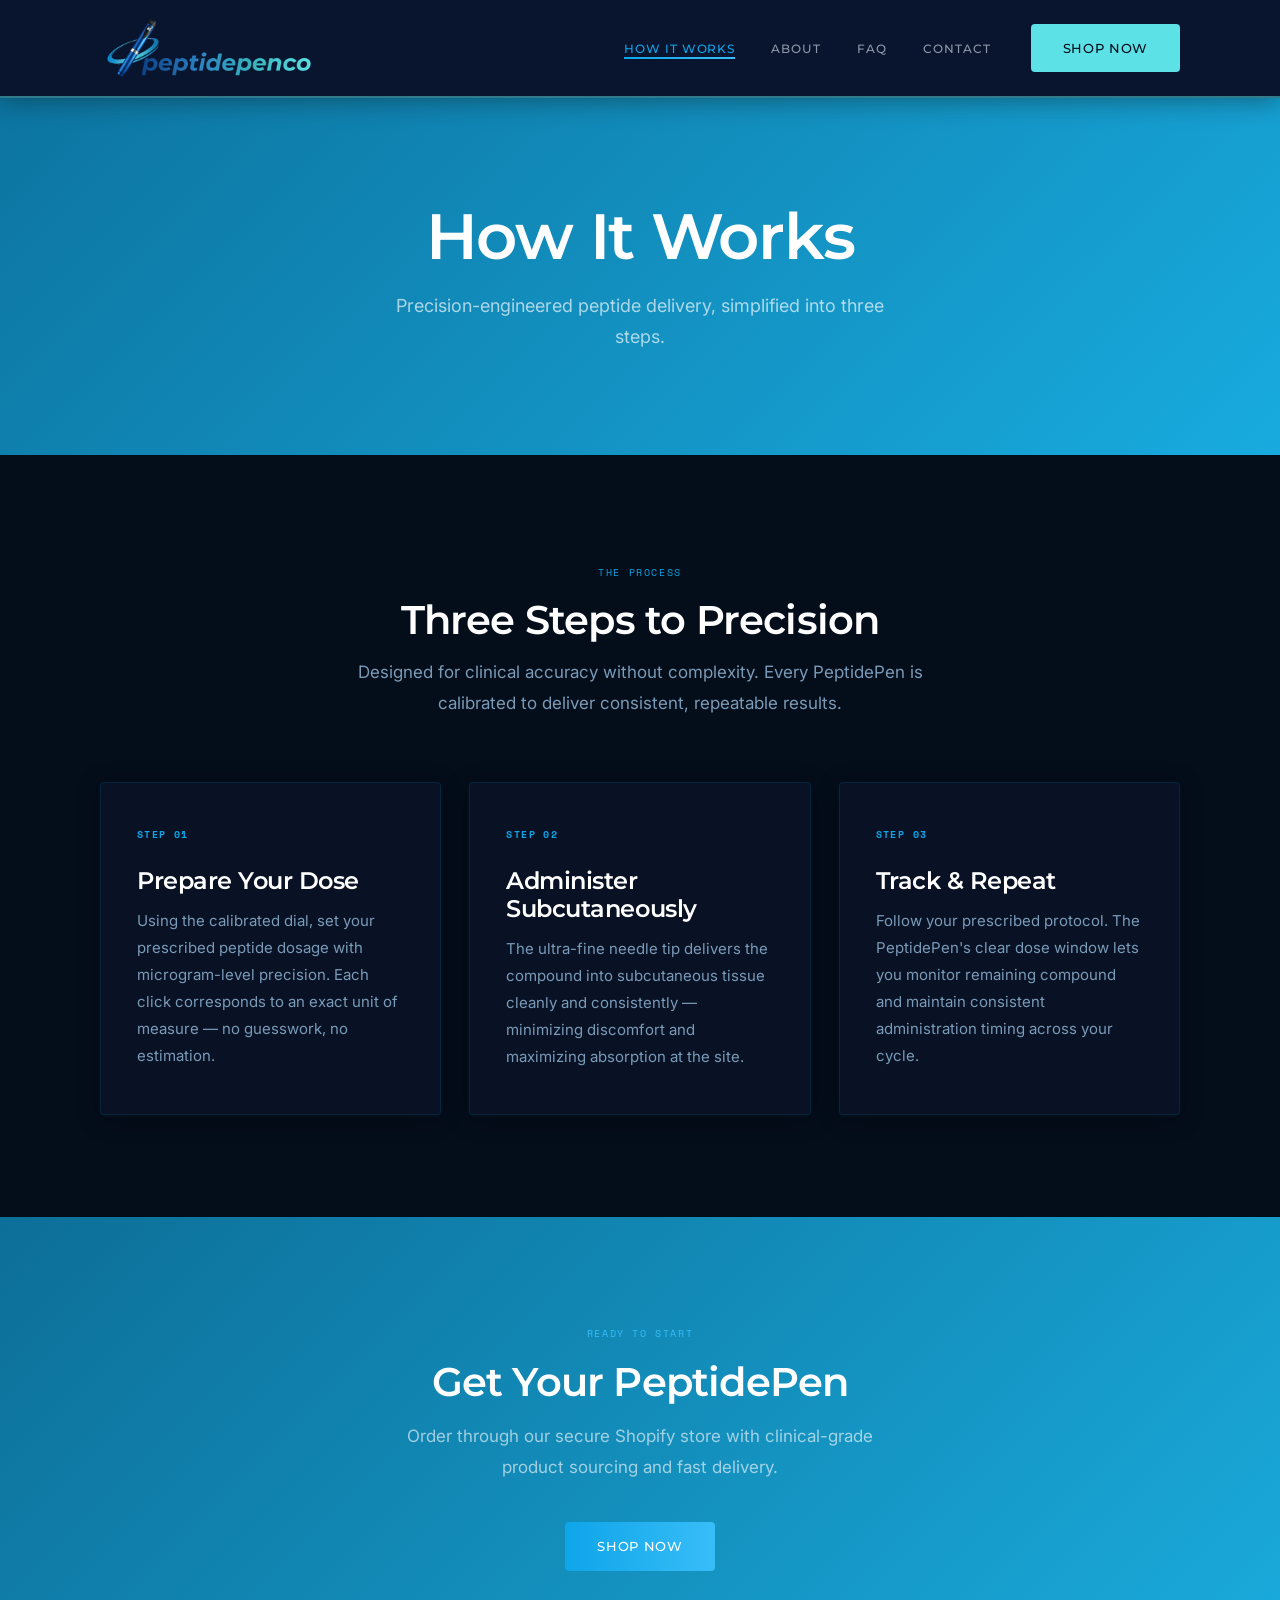
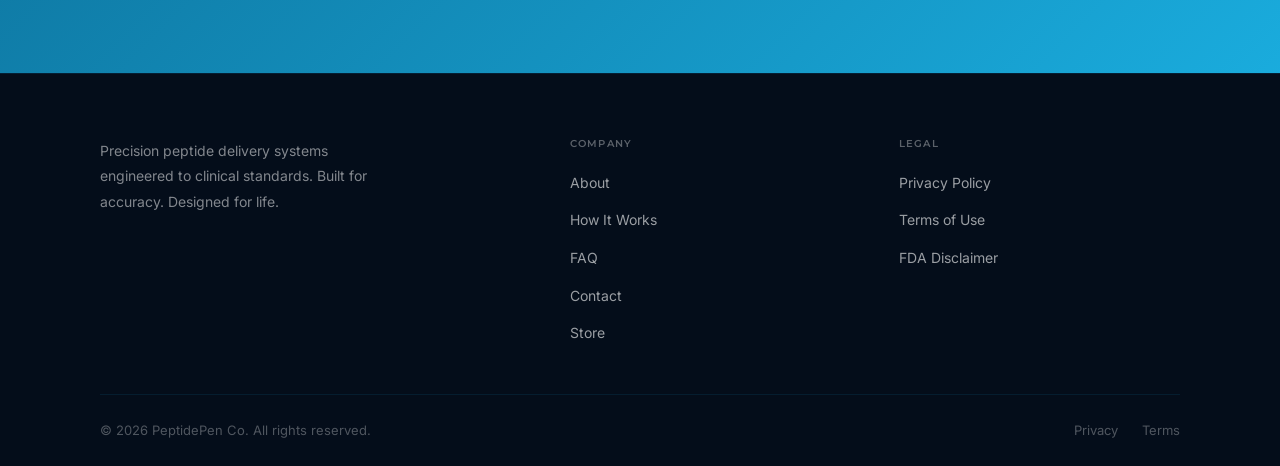
<file: how-it-works.html>
<!DOCTYPE html>
<html lang="en">
<head>
  <meta charset="UTF-8">
  <meta name="viewport" content="width=device-width, initial-scale=1.0">
  <title>How the PeptidePen Works — Precision Peptide Delivery in 3 Steps</title>
  <meta name="description" content="Learn how PeptidePen's precision delivery system works in three simple steps: prepare your dose, administer subcutaneously, and track your protocol.">
  <meta name="robots" content="index, follow, max-snippet:-1, max-image-preview:large, max-video-preview:-1">
  <link rel="canonical" href="https://peptidepenco.com/how-it-works.html">

  <!-- Open Graph -->
  <meta property="og:type" content="website">
  <meta property="og:url" content="https://peptidepenco.com/how-it-works.html">
  <meta property="og:title" content="How the PeptidePen Works — Precision Peptide Delivery in 3 Steps">
  <meta property="og:description" content="Learn how PeptidePen's precision delivery system works in three simple steps: prepare your dose, administer subcutaneously, and track your protocol.">
  <meta property="og:image" content="https://peptidepenco.com/assets/logo3.png">
  <meta property="og:site_name" content="PeptidePen Co.">

  <!-- Twitter Card -->
  <meta name="twitter:card" content="summary_large_image">
  <meta name="twitter:title" content="How the PeptidePen Works — Precision Peptide Delivery in 3 Steps">
  <meta name="twitter:description" content="Learn how PeptidePen's precision delivery system works in three simple steps: prepare your dose, administer subcutaneously, and track your protocol.">
  <meta name="twitter:image" content="https://peptidepenco.com/assets/logo3.png">

  <!-- Structured Data: HowTo for rich snippets -->
  <script type="application/ld+json">
  {
    "@context": "https://schema.org",
    "@type": "HowTo",
    "name": "How to Use the PeptidePen for Precision Peptide Delivery",
    "description": "Three steps to precision subcutaneous peptide administration using the PeptidePen.",
    "step": [
      {
        "@type": "HowToStep",
        "position": 1,
        "name": "Prepare Your Dose",
        "text": "Using the calibrated dial, set your prescribed peptide dosage with microgram-level precision. Each click corresponds to an exact unit of measure — no guesswork, no estimation."
      },
      {
        "@type": "HowToStep",
        "position": 2,
        "name": "Administer Subcutaneously",
        "text": "The ultra-fine needle tip delivers the compound into subcutaneous tissue cleanly and consistently — minimizing discomfort and maximizing absorption at the site."
      },
      {
        "@type": "HowToStep",
        "position": 3,
        "name": "Track & Repeat",
        "text": "Follow your prescribed protocol. The PeptidePen's clear dose window lets you monitor remaining compound and maintain consistent administration timing across your cycle."
      }
    ]
  }
  </script>

  <link rel="preconnect" href="https://fonts.googleapis.com">
  <link rel="preconnect" href="https://fonts.gstatic.com" crossorigin>
  <link href="https://fonts.googleapis.com/css2?family=Inter:wght@300;400;500&family=Montserrat:ital,wght@0,400;0,500;0,600;1,600&family=Space+Mono:wght@400;700&display=swap" rel="stylesheet">

  <link rel="stylesheet" href="css/styles.css?v=3">
</head>
<body>

  <!-- ── NAV ── -->
  <nav class="nav scrolled" id="nav">
    <div class="container">
      <div class="nav-inner">
        <a href="index.html" class="nav-logo"><img src="assets/logo3.png" alt="PeptidePen Co."></a>

        <ul class="nav-links">
          <li><a href="how-it-works.html" class="active">How It Works</a></li>
          <li><a href="about.html">About</a></li>
          <li><a href="faq.html">FAQ</a></li>
          <li><a href="contact.html">Contact</a></li>
        </ul>

        <a href="https://peptidepenco-2.myshopify.com" class="btn btn-primary nav-cta">Shop Now</a>

        <button class="nav-toggle" aria-label="Open navigation menu" aria-expanded="false">
          <span></span>
          <span></span>
          <span></span>
        </button>
      </div>

      <div class="nav-mobile-panel" id="navPanel">
        <ul class="nav-mobile-links">
          <li><a href="how-it-works.html" class="active">How It Works</a></li>
          <li><a href="about.html">About</a></li>
          <li><a href="faq.html">FAQ</a></li>
          <li><a href="contact.html">Contact</a></li>
        </ul>
        <a href="https://peptidepenco-2.myshopify.com" class="btn btn-primary btn-full">Shop Now</a>
      </div>
    </div>
  </nav>

  <!-- ── PAGE HERO ── -->
  <div class="page-hero">
    <div class="container">
      <h1>How It Works</h1>
      <p>Precision-engineered peptide delivery, simplified into three steps.</p>
    </div>
  </div>

  <!-- ── STEPS ── -->
  <section class="section">
    <div class="container">
      <div class="section-header centered">
        <p class="section-eyebrow centered">The Process</p>
        <h2>Three Steps to Precision</h2>
        <p class="section-desc">
          Designed for clinical accuracy without complexity.
          Every PeptidePen is calibrated to deliver consistent, repeatable results.
        </p>
      </div>

      <div class="steps-grid">
        <div class="step-card">
          <div class="step-number">Step 01</div>
          <h3>Prepare Your Dose</h3>
          <p>
            Using the calibrated dial, set your prescribed peptide dosage with
            microgram-level precision. Each click corresponds to an exact unit
            of measure — no guesswork, no estimation.
          </p>
        </div>

        <div class="step-card">
          <div class="step-number">Step 02</div>
          <h3>Administer Subcutaneously</h3>
          <p>
            The ultra-fine needle tip delivers the compound into subcutaneous
            tissue cleanly and consistently — minimizing discomfort and
            maximizing absorption at the site.
          </p>
        </div>

        <div class="step-card">
          <div class="step-number">Step 03</div>
          <h3>Track &amp; Repeat</h3>
          <p>
            Follow your prescribed protocol. The PeptidePen's clear dose
            window lets you monitor remaining compound and maintain consistent
            administration timing across your cycle.
          </p>
        </div>
      </div>
    </div>
  </section>

  <!-- ── CTA ── -->
  <div class="cta-band">
    <div class="container">
      <p class="section-eyebrow centered">Ready to Start</p>
      <h2>Get Your PeptidePen</h2>
      <p class="section-desc">
        Order through our secure Shopify store with clinical-grade product
        sourcing and fast delivery.
      </p>
      <a href="https://peptidepenco-2.myshopify.com" class="btn btn-gradient">Shop Now</a>
    </div>
  </div>

  <!-- ── FOOTER ── -->
  <footer class="footer">
    <div class="container">
      <div class="footer-top">
        <div class="footer-brand">
          <p>
            Precision peptide delivery systems engineered to clinical standards.
            Built for accuracy. Designed for life.
          </p>
        </div>

        <div class="footer-col">
          <h4>Company</h4>
          <ul>
            <li><a href="about.html">About</a></li>
            <li><a href="how-it-works.html">How It Works</a></li>
            <li><a href="faq.html">FAQ</a></li>
            <li><a href="contact.html">Contact</a></li>
            <li><a href="https://peptidepenco-2.myshopify.com">Store</a></li>
          </ul>
        </div>

        <div class="footer-col">
          <h4>Legal</h4>
          <ul>
            <li><a href="#">Privacy Policy</a></li>
            <li><a href="#">Terms of Use</a></li>
            <li><a href="#">FDA Disclaimer</a></li>
          </ul>
        </div>
      </div>

      <div class="footer-bottom">
        <p>&copy; 2026 PeptidePen Co. All rights reserved.</p>
        <div class="footer-legal">
          <a href="#">Privacy</a>
          <a href="#">Terms</a>
        </div>
      </div>
    </div>
  </footer>

  <script>
    const toggle = document.querySelector('.nav-toggle');
    const panel  = document.getElementById('navPanel');

    toggle.addEventListener('click', () => {
      const isOpen = panel.classList.toggle('open');
      toggle.classList.toggle('open', isOpen);
      toggle.setAttribute('aria-expanded', isOpen);
    });

    panel.querySelectorAll('a').forEach(link => {
      link.addEventListener('click', () => {
        panel.classList.remove('open');
        toggle.classList.remove('open');
        toggle.setAttribute('aria-expanded', 'false');
      });
    });
  </script>
</body>
</html>
</file>
<file: css/styles.css>
/* ============================================================
   PeptidePen Co. — Design System
   ============================================================ */

:root {
  --navy:        #0ea5e9;
  --royal:       #0284c7;
  --cyan:        #38bdf8;
  --bg-dark:     #040d1a;   /* near-black, main site background */
  --light-gray:  #081224;   /* slightly lighter dark, used for cards/sections */
  --gray:        #7a9bb8;
  --off-white:   #e8f0fe;   /* near-white, used for body text */
  --silver:      rgba(14,165,233,0.15);

  --gradient-brand:        linear-gradient(90deg, #0ea5e9 0%, #38bdf8 100%);
  --gradient-hero-overlay: linear-gradient(135deg, rgba(14,165,233,0.08) 0%, rgba(56,189,248,0.04) 100%);

  --font-display: 'Montserrat', sans-serif;
  --font-body:    'Inter', sans-serif;
  --font-mono:    'Space Mono', monospace;

  --section-padding:    clamp(64px, 8vw, 112px);
  --container-max:      1200px;
  --container-padding:  clamp(20px, 5vw, 60px);

  --transition-fast:   180ms ease;
  --transition-smooth: 220ms cubic-bezier(0.4, 0, 0.2, 1);

  --shadow-card:       0 4px 24px rgba(0,0,0,0.3), 0 1px 4px rgba(14,165,233,0.08);
  --shadow-card-hover: 0 8px 40px rgba(0,0,0,0.4), 0 2px 8px rgba(14,165,233,0.15);
}

/* ============================================================
   Reset & Base
   ============================================================ */

*, *::before, *::after {
  box-sizing: border-box;
  margin: 0;
  padding: 0;
}

html {
  scroll-behavior: smooth;
  -webkit-font-smoothing: antialiased;
  -moz-osx-font-smoothing: grayscale;
}

body {
  font-family: var(--font-body);
  font-size: 16px;
  line-height: 1.6;
  color: var(--off-white);
  background-color: var(--bg-dark);
}

img {
  max-width: 100%;
  display: block;
}

a {
  color: inherit;
  text-decoration: none;
}

/* ============================================================
   Typography
   ============================================================ */

h1, h2, h3, h4, h5, h6 {
  font-family: var(--font-display);
  font-weight: 600;
  line-height: 1.15;
  letter-spacing: -0.02em;
  color: #ffffff;
}

h1 { font-size: clamp(42px, 6vw, 64px); }
h2 { font-size: clamp(28px, 4vw, 40px); }
h3 { font-size: clamp(18px, 2.5vw, 24px); }

p {
  line-height: 1.75;
  color: var(--off-white);
}

/* ============================================================
   Layout
   ============================================================ */

.container {
  max-width: var(--container-max);
  margin: 0 auto;
  padding: 0 var(--container-padding);
}

/* ============================================================
   Buttons
   ============================================================ */

.btn {
  display: inline-flex;
  align-items: center;
  justify-content: center;
  gap: 8px;
  font-family: var(--font-display);
  font-weight: 500;
  font-size: 13px;
  letter-spacing: 0.05em;
  text-transform: uppercase;
  padding: 14px 32px;
  border-radius: 4px;
  border: none;
  cursor: pointer;
  transition: background var(--transition-smooth),
              color var(--transition-smooth),
              box-shadow var(--transition-smooth),
              transform var(--transition-smooth),
              opacity var(--transition-smooth);
  white-space: nowrap;
  text-decoration: none;
}

.btn-primary {
  background: #5ce1e6;
  color: #040d1a;
}

.btn-primary:hover {
  background: #3dd4d9;
  transform: translateY(-1px);
  box-shadow: 0 6px 20px rgba(92,225,230,0.3);
}

.btn-outline {
  background: transparent;
  color: var(--navy);
  border: 1.5px solid rgba(14,165,233,0.5);
}

.btn-outline:hover {
  background: rgba(14,165,233,0.1);
  border-color: var(--navy);
  transform: translateY(-1px);
}

.btn-gradient {
  background: var(--gradient-brand);
  color: #fff;
}

.btn-gradient:hover {
  opacity: 0.88;
  transform: translateY(-1px);
  box-shadow: 0 6px 20px rgba(61,191,184,0.32);
}

/* ============================================================
   Navigation
   ============================================================ */

.nav {
  position: relative;
  z-index: 100;
  padding: 12px 0;
  transition: padding 300ms ease,
              background 300ms ease,
              border-color 300ms ease,
              box-shadow 300ms ease;
}

.nav.scrolled {
  padding: 12px 0;
  background: rgba(10, 22, 48, 0.97);
  backdrop-filter: blur(20px);
  -webkit-backdrop-filter: blur(20px);
  border-bottom: 2px solid rgba(92, 225, 230, 0.5);
  box-shadow: 0 2px 24px rgba(0,0,0,0.4), 0 4px 20px rgba(92,225,230,0.06);
}

.nav-inner {
  display: flex;
  align-items: center;
  justify-content: space-between;
  gap: 40px;
}

.nav-logo {
  font-family: var(--font-display);
  font-weight: 600;
  font-style: italic;
  font-size: 20px;
  color: var(--navy);
  text-decoration: none;
  flex-shrink: 0;
  transition: opacity var(--transition-fast);
}

.nav-logo:hover {
  opacity: 0.8;
}

.nav-logo .logo-accent {
  background: var(--gradient-brand);
  -webkit-background-clip: text;
  -webkit-text-fill-color: transparent;
  background-clip: text;
}

.nav-logo img {
  height: 72px;
  width: auto;
  display: block;
}

.nav-links {
  display: flex;
  align-items: center;
  gap: 36px;
  list-style: none;
  margin-left: auto;
}

.nav-links a {
  font-family: var(--font-display);
  font-size: 12px;
  font-weight: 500;
  letter-spacing: 0.08em;
  text-transform: uppercase;
  color: rgba(232,240,254,0.6);
  transition: color var(--transition-fast);
  position: relative;
}

.nav-links a::after {
  content: '';
  position: absolute;
  bottom: -3px;
  left: 0;
  width: 0;
  height: 2px;
  background: var(--gradient-brand);
  transition: width var(--transition-smooth);
}

.nav-links a:hover,
.nav-links a.active {
  color: var(--navy);
}

.nav-links a:hover::after,
.nav-links a.active::after {
  width: 100%;
}

.nav-cta {
  flex-shrink: 0;
}

.nav-toggle {
  display: none;
  flex-direction: column;
  gap: 5px;
  cursor: pointer;
  padding: 4px;
  background: none;
  border: none;
}

.nav-toggle span {
  display: block;
  width: 22px;
  height: 1.5px;
  background: var(--navy);
  transition: all var(--transition-smooth);
}

/* Hamburger → X animation */
.nav-toggle.open span:nth-child(1) {
  transform: translateY(6.5px) rotate(45deg);
}

.nav-toggle.open span:nth-child(2) {
  opacity: 0;
  transform: scaleX(0);
}

.nav-toggle.open span:nth-child(3) {
  transform: translateY(-6.5px) rotate(-45deg);
}

/* Mobile slide-down panel */
.nav-mobile-panel {
  display: none;
  flex-direction: column;
  padding: 8px 0 20px;
  border-top: 1px solid rgba(199,205,209,0.3);
  margin-top: 12px;
}

.nav-mobile-panel.open {
  display: flex;
}

.nav-mobile-links {
  list-style: none;
  display: flex;
  flex-direction: column;
  margin-bottom: 16px;
}

.nav-mobile-links a {
  display: block;
  font-family: var(--font-display);
  font-size: 13px;
  font-weight: 500;
  letter-spacing: 0.08em;
  text-transform: uppercase;
  color: rgba(232,240,254,0.6);
  padding: 14px 0;
  border-bottom: 1px solid rgba(14,165,233,0.1);
  transition: color var(--transition-fast);
}

.nav-mobile-links a:hover,
.nav-mobile-links a.active {
  color: var(--navy);
}

.btn-full {
  width: 100%;
}

/* ============================================================
   Hero Section
   ============================================================ */

.hero {
  min-height: 100vh;
  display: grid;
  grid-template-columns: 1fr 1fr;
  align-items: stretch;
  position: relative;
  overflow: hidden;
}

.hero::before {
  content: '';
  position: absolute;
  inset: 0;
  background: var(--gradient-hero-overlay);
  pointer-events: none;
  z-index: 0;
}

.hero-content {
  display: flex;
  flex-direction: column;
  justify-content: center;
  padding: var(--section-padding) var(--container-padding);
  padding-right: 48px;
  max-width: 640px;
  margin-left: auto;
  position: relative;
  z-index: 1;
}

.hero-eyebrow {
  display: inline-flex;
  align-items: center;
  gap: 10px;
  font-family: var(--font-mono);
  font-size: 10px;
  font-weight: 400;
  letter-spacing: 0.16em;
  text-transform: uppercase;
  color: var(--navy);
  margin-bottom: 22px;
}

.hero-eyebrow::before {
  content: '';
  display: block;
  width: 28px;
  height: 2px;
  background: var(--gradient-brand);
  flex-shrink: 0;
}

.hero h1 {
  margin-bottom: 24px;
}

.hero h1 em {
  font-style: normal;
  background: var(--gradient-brand);
  -webkit-background-clip: text;
  -webkit-text-fill-color: transparent;
  background-clip: text;
}

.hero-desc {
  font-size: 17px;
  color: var(--gray);
  margin-bottom: 40px;
  max-width: 480px;
  line-height: 1.8;
}

.hero-actions {
  display: flex;
  gap: 14px;
  flex-wrap: wrap;
}

.hero-visual {
  position: relative;
  background: transparent;
  display: flex;
  align-items: center;
  justify-content: center;
  overflow: hidden;
  min-height: 100vh;
}

.hero-visual::after {
  content: none;
}

.hero-placeholder {
  position: relative;
  z-index: 1;
  text-align: center;
  color: rgba(255,255,255,0.4);
  font-family: var(--font-display);
  font-size: 11px;
  letter-spacing: 0.08em;
  text-transform: uppercase;
}

.ph-tall {
  width: 220px;
  height: 360px;
  border: 1.5px dashed rgba(255,255,255,0.2);
  border-radius: 12px;
  display: flex;
  align-items: center;
  justify-content: center;
  margin: 0 auto 16px;
  background: rgba(255,255,255,0.06);
}

/* ============================================================
   Section Utilities
   ============================================================ */

.section {
  padding: var(--section-padding) 0;
}

.section-header {
  margin-bottom: clamp(40px, 6vw, 64px);
}

.section-header.centered {
  text-align: center;
  max-width: 600px;
  margin-left: auto;
  margin-right: auto;
}

.section-eyebrow {
  display: inline-flex;
  align-items: center;
  gap: 10px;
  font-family: var(--font-mono);
  font-size: 10px;
  font-weight: 400;
  letter-spacing: 0.16em;
  text-transform: uppercase;
  color: var(--navy);
  margin-bottom: 16px;
}

.section-eyebrow::before {
  content: '';
  display: block;
  width: 20px;
  height: 2px;
  background: var(--gradient-brand);
  flex-shrink: 0;
}

.centered .section-eyebrow,
.section-eyebrow.centered {
  justify-content: center;
}

.centered .section-eyebrow::before,
.section-eyebrow.centered::before {
  display: none;
}

.section-desc {
  font-size: 17px;
  color: var(--gray);
  margin-top: 14px;
  line-height: 1.8;
}

/* ============================================================
   Product Showcase (Homepage)
   ============================================================ */

.product-showcase {
  background: var(--light-gray);
}

.product-card-featured {
  display: grid;
  grid-template-columns: 1fr 1fr;
  background: var(--light-gray);
  border: 1px solid rgba(14,165,233,0.15);
  border-radius: 4px;
  overflow: hidden;
  box-shadow: var(--shadow-card);
  transition: box-shadow var(--transition-smooth), border-color var(--transition-smooth);
}

.product-card-featured:hover {
  box-shadow: var(--shadow-card-hover);
  border-color: rgba(14,165,233,0.35);
}

.pf-image {
  background: var(--light-gray);
  min-height: 500px;
  display: flex;
  align-items: center;
  justify-content: center;
  position: relative;
  overflow: hidden;
}

.pf-image::after {
  content: '';
  position: absolute;
  inset: 0;
  background: linear-gradient(135deg, rgba(11,57,72,0.06) 0%, rgba(61,191,184,0.1) 100%);
}

.ph-product {
  position: relative;
  z-index: 1;
  text-align: center;
  color: var(--gray);
  font-family: var(--font-display);
  font-size: 11px;
  letter-spacing: 0.08em;
  text-transform: uppercase;
}

.ph-product-box {
  width: 150px;
  height: 250px;
  border: 1.5px dashed var(--silver);
  border-radius: 8px;
  margin: 0 auto 14px;
  background: rgba(255,255,255,0.6);
}

.pf-body {
  padding: clamp(40px, 5vw, 72px);
  display: flex;
  flex-direction: column;
  justify-content: center;
}

.product-tag {
  display: inline-block;
  font-family: var(--font-mono);
  font-size: 9px;
  font-weight: 400;
  letter-spacing: 0.14em;
  text-transform: uppercase;
  color: var(--navy);
  background: rgba(14,165,233,0.1);
  border: 1px solid rgba(14,165,233,0.2);
  padding: 4px 12px;
  border-radius: 2px;
  margin-bottom: 20px;
}

.pf-body h2 {
  font-size: clamp(24px, 3vw, 36px);
  margin-bottom: 16px;
}

.pf-body p {
  color: var(--gray);
  margin-bottom: 28px;
  font-size: 15px;
  line-height: 1.8;
}

.product-price {
  font-family: var(--font-display);
  font-size: 30px;
  font-weight: 600;
  color: var(--navy);
  letter-spacing: -0.03em;
  margin-bottom: 32px;
}

.product-price sub {
  font-size: 14px;
  font-weight: 400;
  color: var(--gray);
  letter-spacing: 0;
  vertical-align: baseline;
}

/* ============================================================
   CTA Band
   ============================================================ */

.cta-band {
  background: var(--navy);
  padding: var(--section-padding) 0;
  text-align: center;
  position: relative;
  overflow: hidden;
}

.cta-band::before {
  content: '';
  position: absolute;
  inset: 0;
  background: linear-gradient(135deg, rgba(11,57,72,0.5) 0%, rgba(61,191,184,0.25) 100%);
}

.cta-band .container {
  position: relative;
  z-index: 1;
}

.cta-band h2 {
  color: #fff;
  margin-bottom: 16px;
}

.cta-band .section-desc {
  color: rgba(255,255,255,0.6);
  max-width: 520px;
  margin-left: auto;
  margin-right: auto;
  margin-bottom: 40px;
}

.cta-band .section-eyebrow {
  color: var(--cyan);
}

/* ============================================================
   Page Hero (inner pages)
   ============================================================ */

.page-hero {
  padding: var(--section-padding) var(--container-padding);
  background: var(--navy);
  text-align: center;
  position: relative;
  overflow: hidden;
}

.page-hero::before {
  content: '';
  position: absolute;
  inset: 0;
  background: linear-gradient(135deg, rgba(11,57,72,0.45) 0%, rgba(61,191,184,0.22) 100%);
}

.page-hero .container {
  position: relative;
  z-index: 1;
}

.page-hero h1 {
  color: #fff;
  margin-bottom: 16px;
}

.page-hero p {
  color: rgba(255,255,255,0.65);
  font-size: 18px;
  max-width: 520px;
  margin: 0 auto;
}

/* ============================================================
   How It Works — Steps
   ============================================================ */

.steps-grid {
  display: grid;
  grid-template-columns: repeat(3, 1fr);
  gap: 28px;
}

.step-card {
  background: var(--light-gray);
  border: 1px solid rgba(14,165,233,0.12);
  border-radius: 4px;
  padding: 44px 36px;
  box-shadow: var(--shadow-card);
  position: relative;
  transition: box-shadow var(--transition-smooth),
              transform var(--transition-smooth);
}

.step-card:hover {
  box-shadow: var(--shadow-card-hover);
  transform: translateY(-4px);
}

.step-number {
  font-family: var(--font-mono);
  font-size: 10px;
  font-weight: 700;
  letter-spacing: 0.14em;
  text-transform: uppercase;
  color: var(--navy);
  margin-bottom: 24px;
  display: flex;
  align-items: center;
  gap: 10px;
}

.step-number::after {
  content: '';
  flex: 1;
  height: 1px;
  background: var(--light-gray);
}

.step-card h3 {
  margin-bottom: 12px;
}

.step-card p {
  color: var(--gray);
  font-size: 15px;
  line-height: 1.8;
}

/* ============================================================
   Store — Product Grid
   ============================================================ */

.products-grid {
  display: grid;
  grid-template-columns: repeat(3, 1fr);
  gap: 28px;
}

.product-card {
  background: var(--light-gray);
  border: 1px solid rgba(14,165,233,0.12);
  border-radius: 4px;
  overflow: hidden;
  box-shadow: var(--shadow-card);
  transition: box-shadow var(--transition-smooth),
              transform var(--transition-smooth);
  display: flex;
  flex-direction: column;
}

.product-card:hover {
  box-shadow: var(--shadow-card-hover);
  transform: translateY(-4px);
}

.product-thumb {
  height: 280px;
  background: var(--light-gray);
  display: flex;
  align-items: center;
  justify-content: center;
  position: relative;
  overflow: hidden;
  flex-shrink: 0;
}

.product-thumb img {
  width: 100%;
  height: 100%;
  object-fit: cover;
  display: block;
}

.product-thumb::after {
  content: '';
  position: absolute;
  inset: 0;
  background: linear-gradient(135deg, rgba(11,57,72,0.05) 0%, rgba(61,191,184,0.08) 100%);
}

.ph-sm {
  width: 90px;
  height: 150px;
  border: 1.5px dashed var(--silver);
  border-radius: 6px;
  background: rgba(255,255,255,0.6);
  position: relative;
  z-index: 1;
}

.product-info {
  padding: 28px;
  display: flex;
  flex-direction: column;
  flex: 1;
}

.product-info h3 {
  font-size: 18px;
  margin-top: 10px;
  margin-bottom: 10px;
}

.product-info p {
  color: var(--gray);
  font-size: 14px;
  line-height: 1.7;
  margin-bottom: 24px;
  flex: 1;
}

.product-card-footer {
  display: flex;
  align-items: center;
  justify-content: space-between;
  gap: 12px;
  margin-top: auto;
}

.pc-price {
  font-family: var(--font-display);
  font-size: 22px;
  font-weight: 600;
  color: var(--navy);
  letter-spacing: -0.02em;
}

/* ============================================================
   Footer
   ============================================================ */

.footer {
  background: #040d1a;
  border-top: 1px solid rgba(14,165,233,0.12);
  color: rgba(232,240,254,0.5);
}

.footer-top {
  display: grid;
  grid-template-columns: 1.5fr 1fr 1fr;
  gap: 48px;
  padding: 64px 0 48px;
  border-bottom: 1px solid rgba(14,165,233,0.1);
}

.footer-brand .nav-logo {
  color: var(--navy);
  font-size: 20px;
  display: inline-block;
  margin-bottom: 16px;
}

.footer-brand p {
  color: rgba(255,255,255,0.5);
  font-size: 14px;
  line-height: 1.8;
  max-width: 280px;
}

.footer-col h4 {
  font-family: var(--font-display);
  font-size: 10px;
  font-weight: 600;
  letter-spacing: 0.12em;
  text-transform: uppercase;
  color: rgba(255,255,255,0.35);
  margin-bottom: 20px;
}

.footer-col ul {
  list-style: none;
  display: flex;
  flex-direction: column;
  gap: 12px;
}

.footer-col ul a {
  font-size: 14px;
  color: rgba(255,255,255,0.6);
  transition: color var(--transition-fast);
}

.footer-col ul a:hover {
  color: var(--cyan);
}

.footer-bottom {
  display: flex;
  align-items: center;
  justify-content: space-between;
  gap: 20px;
  padding: 24px 0;
}

.footer-bottom p {
  font-size: 13px;
  color: rgba(255,255,255,0.3);
}

.footer-legal {
  display: flex;
  gap: 24px;
}

.footer-legal a {
  font-size: 13px;
  color: rgba(255,255,255,0.3);
  transition: color var(--transition-fast);
}

.footer-legal a:hover {
  color: rgba(255,255,255,0.6);
}

/* ============================================================
   About Page
   ============================================================ */

.about-grid {
  display: grid;
  grid-template-columns: 1fr 1fr;
  gap: 80px;
  align-items: start;
}

.about-text .section-eyebrow {
  margin-bottom: 16px;
}

.about-values {
  display: flex;
  flex-direction: column;
  gap: 28px;
}

.value-card {
  background: var(--light-gray);
  border: 1px solid rgba(14,165,233,0.12);
  border-radius: 4px;
  padding: 28px 32px;
  box-shadow: var(--shadow-card);
}

.value-number {
  font-family: var(--font-mono);
  font-size: 10px;
  font-weight: 700;
  letter-spacing: 0.14em;
  color: var(--navy);
  margin-bottom: 10px;
}

.value-card h3 {
  font-size: 18px;
  margin-bottom: 8px;
}

.value-card p {
  font-size: 14px;
  color: var(--gray);
  line-height: 1.7;
}

/* ============================================================
   FAQ Page
   ============================================================ */

.faq-list {
  max-width: 760px;
  margin: 0 auto;
  display: flex;
  flex-direction: column;
  gap: 4px;
}

.faq-item {
  background: var(--light-gray);
  border: 1px solid rgba(14,165,233,0.12);
  border-radius: 4px;
  overflow: hidden;
  transition: border-color var(--transition-smooth);
}

.faq-item.open {
  border-color: rgba(14,165,233,0.35);
}

.faq-question {
  width: 100%;
  display: flex;
  align-items: center;
  justify-content: space-between;
  gap: 16px;
  padding: 22px 28px;
  background: none;
  border: none;
  cursor: pointer;
  font-family: var(--font-display);
  font-size: 15px;
  font-weight: 500;
  color: var(--off-white);
  text-align: left;
  transition: color var(--transition-fast);
}

.faq-question:hover {
  color: var(--navy);
}

.faq-icon {
  flex-shrink: 0;
  width: 18px;
  height: 18px;
  position: relative;
}

.faq-icon::before,
.faq-icon::after {
  content: '';
  position: absolute;
  background: var(--navy);
  border-radius: 2px;
  transition: transform var(--transition-smooth), opacity var(--transition-smooth);
}

.faq-icon::before {
  width: 18px;
  height: 1.5px;
  top: 50%;
  left: 0;
  transform: translateY(-50%);
}

.faq-icon::after {
  width: 1.5px;
  height: 18px;
  left: 50%;
  top: 0;
  transform: translateX(-50%);
}

.faq-item.open .faq-icon::after {
  opacity: 0;
  transform: translateX(-50%) rotate(90deg);
}

.faq-answer {
  max-height: 0;
  overflow: hidden;
  transition: max-height 300ms ease, padding 300ms ease;
}

.faq-item.open .faq-answer {
  max-height: 400px;
}

.faq-answer p {
  padding: 0 28px 24px;
  color: var(--gray);
  font-size: 15px;
  line-height: 1.8;
}

.faq-answer a {
  color: var(--navy);
  text-decoration: underline;
}

/* ============================================================
   Contact Page
   ============================================================ */

.contact-grid {
  display: grid;
  grid-template-columns: 1fr 1fr;
  gap: 80px;
  align-items: start;
}

.contact-info .section-eyebrow {
  margin-bottom: 16px;
}

.contact-details {
  margin-top: 40px;
  display: flex;
  flex-direction: column;
  gap: 20px;
}

.contact-detail-item {
  display: flex;
  flex-direction: column;
  gap: 4px;
  padding-bottom: 20px;
  border-bottom: 1px solid rgba(14,165,233,0.1);
}

.contact-detail-label {
  font-family: var(--font-mono);
  font-size: 9px;
  letter-spacing: 0.14em;
  text-transform: uppercase;
  color: var(--navy);
}

.contact-detail-value {
  font-size: 15px;
  color: var(--off-white);
}

.contact-form {
  background: var(--light-gray);
  border: 1px solid rgba(14,165,233,0.12);
  border-radius: 4px;
  padding: clamp(32px, 4vw, 52px);
  display: flex;
  flex-direction: column;
  gap: 20px;
  box-shadow: var(--shadow-card);
}

.form-group {
  display: flex;
  flex-direction: column;
  gap: 8px;
}

.form-label {
  font-family: var(--font-display);
  font-size: 11px;
  font-weight: 500;
  letter-spacing: 0.08em;
  text-transform: uppercase;
  color: rgba(232,240,254,0.6);
}

.form-input {
  background: rgba(255,255,255,0.04);
  border: 1px solid rgba(14,165,233,0.2);
  border-radius: 4px;
  padding: 12px 16px;
  font-family: var(--font-body);
  font-size: 15px;
  color: var(--off-white);
  outline: none;
  transition: border-color var(--transition-fast), background var(--transition-fast);
  width: 100%;
}

.form-input::placeholder {
  color: rgba(122,155,184,0.5);
}

.form-input:focus {
  border-color: var(--navy);
  background: rgba(14,165,233,0.05);
}

.form-textarea {
  resize: vertical;
  min-height: 130px;
}

/* ============================================================
   Responsive
   ============================================================ */

@media (max-width: 960px) {
  .about-grid,
  .contact-grid {
    grid-template-columns: 1fr;
    gap: 48px;
  }

  .hero {
    grid-template-columns: 1fr;
    min-height: auto;
  }

  .hero-content {
    padding: calc(80px + 48px) var(--container-padding) 40px;
    max-width: 100%;
    margin: 0;
    padding-right: var(--container-padding);
  }

  .hero-visual {
    min-height: 360px;
  }

  .product-card-featured {
    grid-template-columns: 1fr;
  }

  .pf-image {
    min-height: 320px;
  }

  .footer-top {
    grid-template-columns: 1fr 1fr;
  }

  .footer-brand {
    grid-column: 1 / -1;
  }

  .steps-grid {
    grid-template-columns: 1fr;
    max-width: 560px;
    margin: 0 auto;
  }

  .products-grid {
    grid-template-columns: repeat(2, 1fr);
  }
}

@media (max-width: 600px) {
  .nav-links,
  .nav-cta {
    display: none;
  }

  .nav-toggle {
    display: flex;
  }

  .hero-actions {
    flex-direction: column;
  }

  .footer-top {
    grid-template-columns: 1fr;
    gap: 32px;
  }

  .footer-bottom {
    flex-direction: column;
    text-align: center;
  }

  .products-grid {
    grid-template-columns: 1fr;
  }
}
</file>
